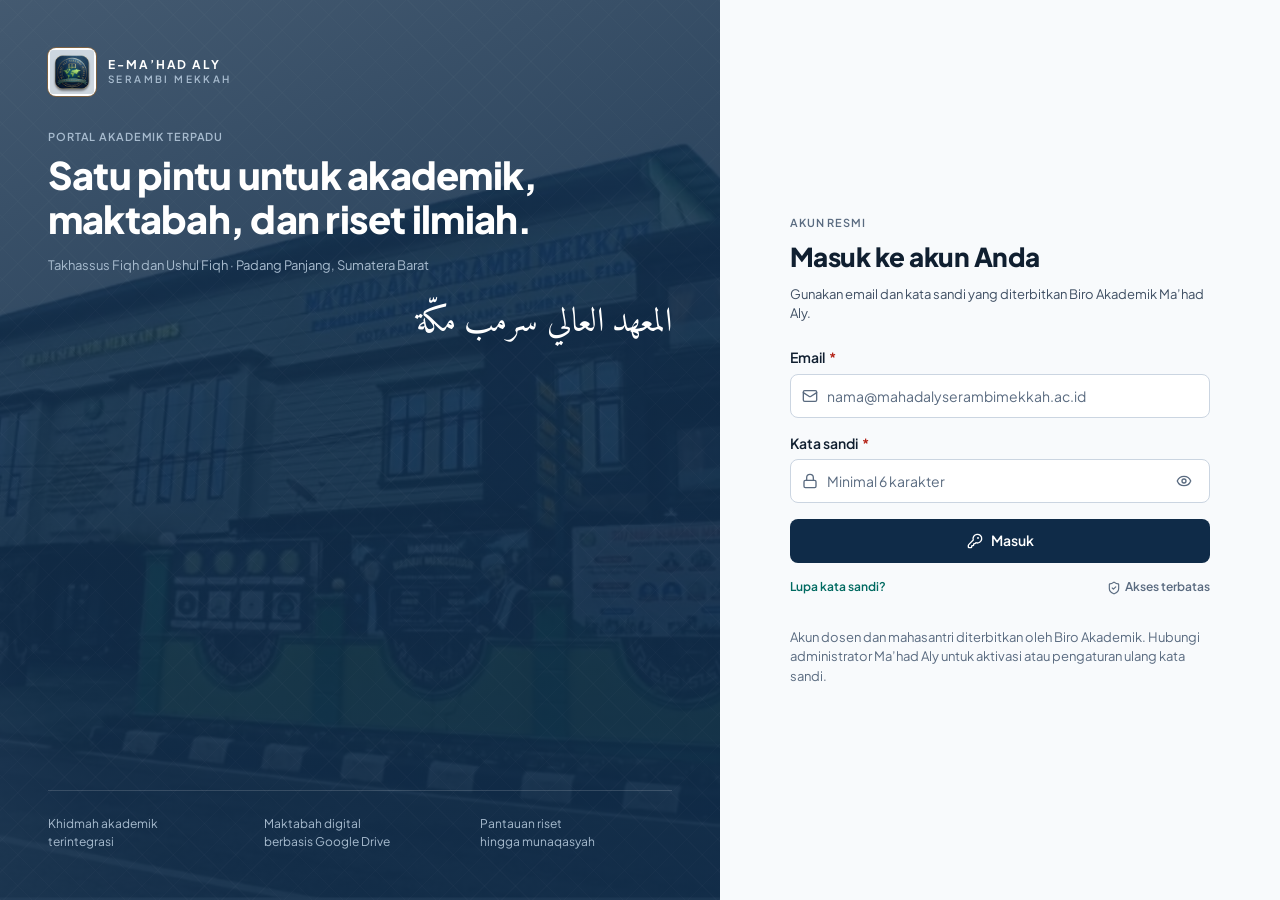
<file: index.html>
<!doctype html>
<html lang="id">
  <head>
    <meta charset="UTF-8" />
    <meta name="viewport" content="width=device-width, initial-scale=1.0" />
    <meta name="theme-color" content="#0f2b48" />
    <meta
      name="description"
      content="Sistem Informasi Akademik dan Learning Management System E-Ma'had Aly Serambi Mekkah, Padang Panjang — akademik, perkuliahan, maktabah digital, kemahasantrian, dan riset ilmiah."
    />
    <link rel="icon" type="image/png" href="/assets/images/institution-logo.png" />
    <title>E-Ma'had Aly Serambi Mekkah — SIAKAD</title>
    <script type="module" crossorigin src="/assets/index-gFlwHwZt.js"></script>
    <link rel="stylesheet" crossorigin href="/assets/index-DCHWmuNc.css">
  </head>
  <body>
    <div id="root"></div>
  </body>
</html>
</file>
<file: assets/index-DCHWmuNc.css>
*,:before,:after{--tw-border-spacing-x: 0;--tw-border-spacing-y: 0;--tw-translate-x: 0;--tw-translate-y: 0;--tw-rotate: 0;--tw-skew-x: 0;--tw-skew-y: 0;--tw-scale-x: 1;--tw-scale-y: 1;--tw-pan-x: ;--tw-pan-y: ;--tw-pinch-zoom: ;--tw-scroll-snap-strictness: proximity;--tw-gradient-from-position: ;--tw-gradient-via-position: ;--tw-gradient-to-position: ;--tw-ordinal: ;--tw-slashed-zero: ;--tw-numeric-figure: ;--tw-numeric-spacing: ;--tw-numeric-fraction: ;--tw-ring-inset: ;--tw-ring-offset-width: 0px;--tw-ring-offset-color: #fff;--tw-ring-color: rgb(59 130 246 / .5);--tw-ring-offset-shadow: 0 0 #0000;--tw-ring-shadow: 0 0 #0000;--tw-shadow: 0 0 #0000;--tw-shadow-colored: 0 0 #0000;--tw-blur: ;--tw-brightness: ;--tw-contrast: ;--tw-grayscale: ;--tw-hue-rotate: ;--tw-invert: ;--tw-saturate: ;--tw-sepia: ;--tw-drop-shadow: ;--tw-backdrop-blur: ;--tw-backdrop-brightness: ;--tw-backdrop-contrast: ;--tw-backdrop-grayscale: ;--tw-backdrop-hue-rotate: ;--tw-backdrop-invert: ;--tw-backdrop-opacity: ;--tw-backdrop-saturate: ;--tw-backdrop-sepia: ;--tw-contain-size: ;--tw-contain-layout: ;--tw-contain-paint: ;--tw-contain-style: }::backdrop{--tw-border-spacing-x: 0;--tw-border-spacing-y: 0;--tw-translate-x: 0;--tw-translate-y: 0;--tw-rotate: 0;--tw-skew-x: 0;--tw-skew-y: 0;--tw-scale-x: 1;--tw-scale-y: 1;--tw-pan-x: ;--tw-pan-y: ;--tw-pinch-zoom: ;--tw-scroll-snap-strictness: proximity;--tw-gradient-from-position: ;--tw-gradient-via-position: ;--tw-gradient-to-position: ;--tw-ordinal: ;--tw-slashed-zero: ;--tw-numeric-figure: ;--tw-numeric-spacing: ;--tw-numeric-fraction: ;--tw-ring-inset: ;--tw-ring-offset-width: 0px;--tw-ring-offset-color: #fff;--tw-ring-color: rgb(59 130 246 / .5);--tw-ring-offset-shadow: 0 0 #0000;--tw-ring-shadow: 0 0 #0000;--tw-shadow: 0 0 #0000;--tw-shadow-colored: 0 0 #0000;--tw-blur: ;--tw-brightness: ;--tw-contrast: ;--tw-grayscale: ;--tw-hue-rotate: ;--tw-invert: ;--tw-saturate: ;--tw-sepia: ;--tw-drop-shadow: ;--tw-backdrop-blur: ;--tw-backdrop-brightness: ;--tw-backdrop-contrast: ;--tw-backdrop-grayscale: ;--tw-backdrop-hue-rotate: ;--tw-backdrop-invert: ;--tw-backdrop-opacity: ;--tw-backdrop-saturate: ;--tw-backdrop-sepia: ;--tw-contain-size: ;--tw-contain-layout: ;--tw-contain-paint: ;--tw-contain-style: }*,:before,:after{box-sizing:border-box;border-width:0;border-style:solid;border-color:#e5e7eb}:before,:after{--tw-content: ""}html,:host{line-height:1.5;-webkit-text-size-adjust:100%;-moz-tab-size:4;-o-tab-size:4;tab-size:4;font-family:var(--font-sans);font-feature-settings:normal;font-variation-settings:normal;-webkit-tap-highlight-color:transparent}body{margin:0;line-height:inherit}hr{height:0;color:inherit;border-top-width:1px}abbr:where([title]){-webkit-text-decoration:underline dotted;text-decoration:underline dotted}h1,h2,h3,h4,h5,h6{font-size:inherit;font-weight:inherit}a{color:inherit;text-decoration:inherit}b,strong{font-weight:bolder}code,kbd,samp,pre{font-family:ui-monospace,SFMono-Regular,Menlo,Monaco,Consolas,Liberation Mono,Courier New,monospace;font-feature-settings:normal;font-variation-settings:normal;font-size:1em}small{font-size:80%}sub,sup{font-size:75%;line-height:0;position:relative;vertical-align:baseline}sub{bottom:-.25em}sup{top:-.5em}table{text-indent:0;border-color:inherit;border-collapse:collapse}button,input,optgroup,select,textarea{font-family:inherit;font-feature-settings:inherit;font-variation-settings:inherit;font-size:100%;font-weight:inherit;line-height:inherit;letter-spacing:inherit;color:inherit;margin:0;padding:0}button,select{text-transform:none}button,input:where([type=button]),input:where([type=reset]),input:where([type=submit]){-webkit-appearance:button;background-color:transparent;background-image:none}:-moz-focusring{outline:auto}:-moz-ui-invalid{box-shadow:none}progress{vertical-align:baseline}::-webkit-inner-spin-button,::-webkit-outer-spin-button{height:auto}[type=search]{-webkit-appearance:textfield;outline-offset:-2px}::-webkit-search-decoration{-webkit-appearance:none}::-webkit-file-upload-button{-webkit-appearance:button;font:inherit}summary{display:list-item}blockquote,dl,dd,h1,h2,h3,h4,h5,h6,hr,figure,p,pre{margin:0}fieldset{margin:0;padding:0}legend{padding:0}ol,ul,menu{list-style:none;margin:0;padding:0}dialog{padding:0}textarea{resize:vertical}input::-moz-placeholder,textarea::-moz-placeholder{opacity:1;color:#9ca3af}input::placeholder,textarea::placeholder{opacity:1;color:#9ca3af}button,[role=button]{cursor:pointer}:disabled{cursor:default}img,svg,video,canvas,audio,iframe,embed,object{display:block;vertical-align:middle}img,video{max-width:100%;height:auto}[hidden]:where(:not([hidden=until-found])){display:none}*{border-color:var(--color-border)}html{-webkit-text-size-adjust:100%}body{margin:0;background-color:var(--color-canvas);color:var(--color-ink);font-family:var(--font-sans);font-size:14px;line-height:1.55;-webkit-font-smoothing:antialiased;font-feature-settings:"rlig" 1,"calt" 1}h1,h2,h3,h4{margin:0;color:inherit;text-wrap:balance}p{margin:0}a{color:inherit;text-decoration:none}button{font:inherit;color:inherit;background:none;border:none;cursor:pointer}input,select,textarea{font:inherit;color:inherit}:focus-visible{outline:2px solid var(--color-focus);outline-offset:2px}::-moz-selection{background:var(--color-secondary-soft);color:var(--color-primary)}::selection{background:var(--color-secondary-soft);color:var(--color-primary)}:root{--foto-gedung: url([data-uri])}.\!panel{min-width:0!important}.panel{min-width:0}.grid>*{min-width:0}.tap-target{position:relative}.tap-target:after{content:"";position:absolute;top:-14px;right:-10px;bottom:-14px;left:-10px}.panel>div:first-child a,.panel>div:first-child button{position:relative}.\!panel>div:first-child a,.\!panel>div:first-child button{position:relative!important}.panel>div:first-child a:after,.panel>div:first-child button:after{content:"";position:absolute;top:-12px;right:-8px;bottom:-12px;left:-8px}.\!panel>div:first-child a:after,.\!panel>div:first-child button:after{content:""!important;position:absolute!important;top:-12px!important;right:-8px!important;bottom:-12px!important;left:-8px!important}.\!panel{background:var(--color-surface)!important;border:1px solid var(--color-border)!important;border-radius:var(--radius-lg)!important;box-shadow:var(--shadow-panel)!important}.panel{background:var(--color-surface);border:1px solid var(--color-border);border-radius:var(--radius-lg);box-shadow:var(--shadow-panel)}.tnum{font-variant-numeric:tabular-nums;font-feature-settings:"tnum" 1}.arabic{font-family:var(--font-arabic);direction:rtl;line-height:2;letter-spacing:0}.code-label{font-size:11px;font-weight:600;letter-spacing:.08em;text-transform:uppercase;color:var(--color-ink-muted)}.hero-photo{position:absolute;top:0;right:0;bottom:0;left:0;background-image:var(--foto-gedung);background-size:cover;background-position:center 26%;background-repeat:no-repeat}.login-photo{position:absolute;top:0;right:0;bottom:0;left:0;background-image:var(--foto-gedung);background-size:cover;background-position:center 42%;background-repeat:no-repeat}.login-veil{position:absolute;top:0;right:0;bottom:0;left:0;background:linear-gradient(175deg,#0f2b48d1,#0f2b48e6 45%,#0f2b48f5)}@media (min-width: 1024px){.login-veil{background:linear-gradient(160deg,#0f2b48c7,#0f2b48e0 40%,#0f2b48f2)}}.hero-veil{position:absolute;top:0;right:0;bottom:0;left:0;background:linear-gradient(180deg,#0f2b48b8,#0f2b48db 42%,#0f2b48f2)}@media (min-width: 640px){.login-photo{position:absolute;top:0;right:0;bottom:0;left:0;background-image:var(--foto-gedung);background-size:cover;background-position:center 42%;background-repeat:no-repeat}.login-veil{position:absolute;top:0;right:0;bottom:0;left:0;background:linear-gradient(175deg,#0f2b48d1,#0f2b48e6 45%,#0f2b48f5)}@media (min-width: 1024px){.login-veil{background:linear-gradient(160deg,#0f2b48c7,#0f2b48e0 40%,#0f2b48f2)}}.hero-veil{background:linear-gradient(100deg,#0f2b48f0,#0f2b48e6 38%,#0f2b48a8 70%,#0f2b4861)}}.mihrab-pattern{background-image:repeating-linear-gradient(45deg,rgba(255,255,255,.07) 0px,rgba(255,255,255,.07) 1px,transparent 1px,transparent 22px),repeating-linear-gradient(-45deg,rgba(255,255,255,.07) 0px,rgba(255,255,255,.07) 1px,transparent 1px,transparent 22px)}.paper-plate{background-color:var(--color-sand-paper);border:1px solid #e7dcc7;box-shadow:inset 0 0 0 4px var(--color-sand-paper),inset 0 0 0 5px #e7dcc7}.row-hover:hover{background:var(--color-primary-tint)}.no-scrollbar{scrollbar-width:none}.no-scrollbar::-webkit-scrollbar{display:none}.live-dot{position:relative;display:inline-block;width:8px;height:8px;border-radius:9999px;background:var(--color-lime)}.live-dot:after{content:"";position:absolute;top:-4px;right:-4px;bottom:-4px;left:-4px;border-radius:9999px;background:var(--color-lime);opacity:.2;animation:pulse-ring 2s ease-out infinite}.sr-only{position:absolute;width:1px;height:1px;padding:0;margin:-1px;overflow:hidden;clip:rect(0,0,0,0);white-space:nowrap;border-width:0}.pointer-events-none{pointer-events:none}.pointer-events-auto{pointer-events:auto}.fixed{position:fixed}.absolute{position:absolute}.relative{position:relative}.sticky{position:sticky}.inset-0{top:0;right:0;bottom:0;left:0}.inset-x-0{left:0;right:0}.inset-x-4{left:1rem;right:1rem}.inset-y-0{top:0;bottom:0}.inset-y-2{top:.5rem;bottom:.5rem}.-start-\[26px\]{inset-inline-start:-26px}.bottom-0{bottom:0}.bottom-\[76px\]{bottom:76px}.end-0{inset-inline-end:0px}.end-1{inset-inline-end:.25rem}.end-2{inset-inline-end:.5rem}.end-3{inset-inline-end:.75rem}.start-0{inset-inline-start:0px}.start-0\.5{inset-inline-start:.125rem}.start-2{inset-inline-start:.5rem}.start-3{inset-inline-start:.75rem}.start-\[22px\]{inset-inline-start:22px}.top-0{top:0}.top-0\.5{top:.125rem}.top-1\/2{top:50%}.top-11{top:2.75rem}.top-12{top:3rem}.top-2{top:.5rem}.top-3{top:.75rem}.z-10{z-index:10}.z-30{z-index:30}.z-40{z-index:40}.z-50{z-index:50}.z-\[70\]{z-index:70}.z-\[80\]{z-index:80}.z-\[90\]{z-index:90}.-mx-1{margin-left:-.25rem;margin-right:-.25rem}.mx-2{margin-left:.5rem;margin-right:.5rem}.mx-auto{margin-left:auto;margin-right:auto}.mb-1{margin-bottom:.25rem}.mb-1\.5{margin-bottom:.375rem}.mb-2{margin-bottom:.5rem}.mb-2\.5{margin-bottom:.625rem}.mb-3{margin-bottom:.75rem}.mb-4{margin-bottom:1rem}.mb-6{margin-bottom:1.5rem}.me-0\.5{margin-inline-end:.125rem}.ml-1{margin-left:.25rem}.ms-auto{margin-inline-start:auto}.mt-0\.5{margin-top:.125rem}.mt-1{margin-top:.25rem}.mt-1\.5{margin-top:.375rem}.mt-2{margin-top:.5rem}.mt-2\.5{margin-top:.625rem}.mt-3{margin-top:.75rem}.mt-4{margin-top:1rem}.mt-5{margin-top:1.25rem}.mt-6{margin-top:1.5rem}.mt-8{margin-top:2rem}.mt-auto{margin-top:auto}.line-clamp-1{overflow:hidden;display:-webkit-box;-webkit-box-orient:vertical;-webkit-line-clamp:1}.line-clamp-2{overflow:hidden;display:-webkit-box;-webkit-box-orient:vertical;-webkit-line-clamp:2}.line-clamp-4{overflow:hidden;display:-webkit-box;-webkit-box-orient:vertical;-webkit-line-clamp:4}.block{display:block}.inline-block{display:inline-block}.flex{display:flex}.inline-flex{display:inline-flex}.table{display:table}.grid{display:grid}.hidden{display:none}.h-0\.5{height:.125rem}.h-1{height:.25rem}.h-1\.5{height:.375rem}.h-10{height:2.5rem}.h-11{height:2.75rem}.h-12{height:3rem}.h-14{height:3.5rem}.h-2{height:.5rem}.h-2\.5{height:.625rem}.h-3{height:.75rem}.h-4{height:1rem}.h-5{height:1.25rem}.h-6{height:1.5rem}.h-8{height:2rem}.h-9{height:2.25rem}.h-\[118px\]{height:118px}.h-\[18px\]{height:18px}.h-\[76px\]{height:76px}.h-full{height:100%}.h-px{height:1px}.max-h-40{max-height:10rem}.max-h-\[280px\]{max-height:280px}.max-h-\[82vh\]{max-height:82vh}.max-h-\[92vh\]{max-height:92vh}.min-h-0{min-height:0px}.min-h-\[44px\]{min-height:44px}.min-h-\[56px\]{min-height:56px}.min-h-\[60vh\]{min-height:60vh}.min-h-\[96px\]{min-height:96px}.min-h-dvh{min-height:100dvh}.min-h-screen{min-height:100vh}.w-1{width:.25rem}.w-1\.5{width:.375rem}.w-1\/2{width:50%}.w-10{width:2.5rem}.w-11{width:2.75rem}.w-12{width:3rem}.w-14{width:3.5rem}.w-16{width:4rem}.w-2{width:.5rem}.w-24{width:6rem}.w-4{width:1rem}.w-5{width:1.25rem}.w-8{width:2rem}.w-9{width:2.25rem}.w-\[18px\]{width:18px}.w-\[260px\]{width:260px}.w-\[264px\]{width:264px}.w-\[280px\]{width:280px}.w-\[300px\]{width:300px}.w-\[360px\]{width:360px}.w-\[3px\]{width:3px}.w-\[46px\]{width:46px}.w-\[62px\]{width:62px}.w-\[72px\]{width:72px}.w-\[76px\]{width:76px}.w-\[84px\]{width:84px}.w-full{width:100%}.w-px{width:1px}.min-w-0{min-width:0px}.min-w-4{min-width:1rem}.min-w-\[520px\]{min-width:520px}.min-w-\[540px\]{min-width:540px}.min-w-\[560px\]{min-width:560px}.min-w-\[900px\]{min-width:900px}.min-w-max{min-width:-moz-max-content;min-width:max-content}.max-w-\[150px\]{max-width:150px}.max-w-\[1600px\]{max-width:1600px}.max-w-\[180px\]{max-width:180px}.max-w-\[220px\]{max-width:220px}.max-w-\[420px\]{max-width:420px}.max-w-\[42px\]{max-width:42px}.max-w-\[460px\]{max-width:460px}.max-w-\[46ch\]{max-width:46ch}.max-w-\[480px\]{max-width:480px}.max-w-\[48ch\]{max-width:48ch}.max-w-\[50ch\]{max-width:50ch}.max-w-\[520px\]{max-width:520px}.max-w-\[58\%\]{max-width:58%}.max-w-\[60\%\]{max-width:60%}.max-w-\[62ch\]{max-width:62ch}.max-w-\[68ch\]{max-width:68ch}.max-w-full{max-width:100%}.max-w-md{max-width:28rem}.flex-1{flex:1 1 0%}.shrink-0{flex-shrink:0}.border-collapse{border-collapse:collapse}.-translate-y-1\/2{--tw-translate-y: -50%;transform:translate(var(--tw-translate-x),var(--tw-translate-y)) rotate(var(--tw-rotate)) skew(var(--tw-skew-x)) skewY(var(--tw-skew-y)) scaleX(var(--tw-scale-x)) scaleY(var(--tw-scale-y))}@keyframes spin{to{transform:rotate(360deg)}}.animate-spin{animation:spin 1s linear infinite}.cursor-not-allowed{cursor:not-allowed}.cursor-pointer{cursor:pointer}.appearance-none{-webkit-appearance:none;-moz-appearance:none;appearance:none}.grid-cols-1{grid-template-columns:repeat(1,minmax(0,1fr))}.grid-cols-2{grid-template-columns:repeat(2,minmax(0,1fr))}.grid-cols-6{grid-template-columns:repeat(6,minmax(0,1fr))}.grid-cols-7{grid-template-columns:repeat(7,minmax(0,1fr))}.flex-col{flex-direction:column}.flex-col-reverse{flex-direction:column-reverse}.flex-wrap{flex-wrap:wrap}.items-start{align-items:flex-start}.items-end{align-items:flex-end}.items-center{align-items:center}.items-baseline{align-items:baseline}.items-stretch{align-items:stretch}.justify-end{justify-content:flex-end}.justify-center{justify-content:center}.justify-between{justify-content:space-between}.gap-0\.5{gap:.125rem}.gap-1{gap:.25rem}.gap-1\.5{gap:.375rem}.gap-2{gap:.5rem}.gap-2\.5{gap:.625rem}.gap-3{gap:.75rem}.gap-3\.5{gap:.875rem}.gap-4{gap:1rem}.gap-5{gap:1.25rem}.gap-6{gap:1.5rem}.gap-x-1\.5{-moz-column-gap:.375rem;column-gap:.375rem}.gap-x-3{-moz-column-gap:.75rem;column-gap:.75rem}.gap-y-0\.5{row-gap:.125rem}.gap-y-1{row-gap:.25rem}.space-y-0>:not([hidden])~:not([hidden]){--tw-space-y-reverse: 0;margin-top:calc(0px * calc(1 - var(--tw-space-y-reverse)));margin-bottom:calc(0px * var(--tw-space-y-reverse))}.space-y-0\.5>:not([hidden])~:not([hidden]){--tw-space-y-reverse: 0;margin-top:calc(.125rem * calc(1 - var(--tw-space-y-reverse)));margin-bottom:calc(.125rem * var(--tw-space-y-reverse))}.space-y-1>:not([hidden])~:not([hidden]){--tw-space-y-reverse: 0;margin-top:calc(.25rem * calc(1 - var(--tw-space-y-reverse)));margin-bottom:calc(.25rem * var(--tw-space-y-reverse))}.space-y-1\.5>:not([hidden])~:not([hidden]){--tw-space-y-reverse: 0;margin-top:calc(.375rem * calc(1 - var(--tw-space-y-reverse)));margin-bottom:calc(.375rem * var(--tw-space-y-reverse))}.space-y-2>:not([hidden])~:not([hidden]){--tw-space-y-reverse: 0;margin-top:calc(.5rem * calc(1 - var(--tw-space-y-reverse)));margin-bottom:calc(.5rem * var(--tw-space-y-reverse))}.space-y-2\.5>:not([hidden])~:not([hidden]){--tw-space-y-reverse: 0;margin-top:calc(.625rem * calc(1 - var(--tw-space-y-reverse)));margin-bottom:calc(.625rem * var(--tw-space-y-reverse))}.space-y-3>:not([hidden])~:not([hidden]){--tw-space-y-reverse: 0;margin-top:calc(.75rem * calc(1 - var(--tw-space-y-reverse)));margin-bottom:calc(.75rem * var(--tw-space-y-reverse))}.space-y-4>:not([hidden])~:not([hidden]){--tw-space-y-reverse: 0;margin-top:calc(1rem * calc(1 - var(--tw-space-y-reverse)));margin-bottom:calc(1rem * var(--tw-space-y-reverse))}.space-y-5>:not([hidden])~:not([hidden]){--tw-space-y-reverse: 0;margin-top:calc(1.25rem * calc(1 - var(--tw-space-y-reverse)));margin-bottom:calc(1.25rem * var(--tw-space-y-reverse))}.space-y-6>:not([hidden])~:not([hidden]){--tw-space-y-reverse: 0;margin-top:calc(1.5rem * calc(1 - var(--tw-space-y-reverse)));margin-bottom:calc(1.5rem * var(--tw-space-y-reverse))}.divide-y>:not([hidden])~:not([hidden]){--tw-divide-y-reverse: 0;border-top-width:calc(1px * calc(1 - var(--tw-divide-y-reverse)));border-bottom-width:calc(1px * var(--tw-divide-y-reverse))}.divide-line>:not([hidden])~:not([hidden]){--tw-divide-opacity: 1;border-color:rgb(var(--color-border-rgb) / var(--tw-divide-opacity, 1))}.overflow-hidden{overflow:hidden}.overflow-x-auto{overflow-x:auto}.overflow-y-auto{overflow-y:auto}.truncate{overflow:hidden;text-overflow:ellipsis;white-space:nowrap}.whitespace-nowrap{white-space:nowrap}.break-words{overflow-wrap:break-word}.rounded{border-radius:var(--radius-md)}.rounded-\[3px\]{border-radius:3px}.rounded-\[4px\]{border-radius:4px}.rounded-full{border-radius:9999px}.rounded-lg{border-radius:var(--radius-lg)}.rounded-md{border-radius:var(--radius-md)}.rounded-pill{border-radius:var(--radius-pill)}.rounded-sm{border-radius:var(--radius-sm)}.rounded-xl{border-radius:var(--radius-xl)}.rounded-xs{border-radius:var(--radius-xs)}.rounded-t-xl{border-top-left-radius:var(--radius-xl);border-top-right-radius:var(--radius-xl)}.rounded-t-xs{border-top-left-radius:var(--radius-xs);border-top-right-radius:var(--radius-xs)}.border{border-width:1px}.border-b{border-bottom-width:1px}.border-e{border-inline-end-width:1px}.border-s{border-inline-start-width:1px}.border-s-2{border-inline-start-width:2px}.border-t{border-top-width:1px}.border-\[\#e7dcc7\]{--tw-border-opacity: 1;border-color:rgb(231 220 199 / var(--tw-border-opacity, 1))}.border-danger{--tw-border-opacity: 1;border-color:rgb(var(--color-danger-rgb) / var(--tw-border-opacity, 1))}.border-danger\/25{border-color:rgb(var(--color-danger-rgb) / .25)}.border-danger\/30{border-color:rgb(var(--color-danger-rgb) / .3)}.border-gold{--tw-border-opacity: 1;border-color:rgb(var(--color-gold-rgb) / var(--tw-border-opacity, 1))}.border-gold\/25{border-color:rgb(var(--color-gold-rgb) / .25)}.border-gold\/30{border-color:rgb(var(--color-gold-rgb) / .3)}.border-line{--tw-border-opacity: 1;border-color:rgb(var(--color-border-rgb) / var(--tw-border-opacity, 1))}.border-line-strong{--tw-border-opacity: 1;border-color:rgb(var(--color-border-strong-rgb) / var(--tw-border-opacity, 1))}.border-line\/70{border-color:rgb(var(--color-border-rgb) / .7)}.border-primary{--tw-border-opacity: 1;border-color:rgb(var(--color-primary-rgb) / var(--tw-border-opacity, 1))}.border-sand\/60{border-color:rgb(var(--color-sand-rgb) / .6)}.border-secondary{--tw-border-opacity: 1;border-color:rgb(var(--color-secondary-rgb) / var(--tw-border-opacity, 1))}.border-secondary-fixed\/60{border-color:rgb(var(--color-secondary-fixed-rgb) / .6)}.border-secondary\/25{border-color:rgb(var(--color-secondary-rgb) / .25)}.border-secondary\/30{border-color:rgb(var(--color-secondary-rgb) / .3)}.border-success\/30{border-color:rgb(var(--color-success-rgb) / .3)}.border-success\/40{border-color:rgb(var(--color-success-rgb) / .4)}.border-transparent{border-color:transparent}.border-warning\/40{border-color:rgb(var(--color-warning-rgb) / .4)}.border-white\/10{border-color:#ffffff1a}.border-white\/15{border-color:#ffffff26}.border-white\/25{border-color:#ffffff40}.border-white\/30{border-color:#ffffff4d}.border-white\/35{border-color:#ffffff59}.bg-\[\#e7dcc7\]{--tw-bg-opacity: 1;background-color:rgb(231 220 199 / var(--tw-bg-opacity, 1))}.bg-canvas{--tw-bg-opacity: 1;background-color:rgb(var(--color-canvas-rgb) / var(--tw-bg-opacity, 1))}.bg-current{background-color:currentColor}.bg-danger{--tw-bg-opacity: 1;background-color:rgb(var(--color-danger-rgb) / var(--tw-bg-opacity, 1))}.bg-danger-soft{--tw-bg-opacity: 1;background-color:rgb(var(--color-danger-soft-rgb) / var(--tw-bg-opacity, 1))}.bg-gold{--tw-bg-opacity: 1;background-color:rgb(var(--color-gold-rgb) / var(--tw-bg-opacity, 1))}.bg-gold\/70{background-color:rgb(var(--color-gold-rgb) / .7)}.bg-lime{--tw-bg-opacity: 1;background-color:rgb(var(--color-lime-rgb) / var(--tw-bg-opacity, 1))}.bg-line{--tw-bg-opacity: 1;background-color:rgb(var(--color-border-rgb) / var(--tw-bg-opacity, 1))}.bg-line-strong{--tw-bg-opacity: 1;background-color:rgb(var(--color-border-strong-rgb) / var(--tw-bg-opacity, 1))}.bg-overlay{background-color:var(--color-overlay)}.bg-primary{--tw-bg-opacity: 1;background-color:rgb(var(--color-primary-rgb) / var(--tw-bg-opacity, 1))}.bg-primary-soft{--tw-bg-opacity: 1;background-color:rgb(var(--color-primary-soft-rgb) / var(--tw-bg-opacity, 1))}.bg-primary-tint{--tw-bg-opacity: 1;background-color:rgb(var(--color-primary-tint-rgb) / var(--tw-bg-opacity, 1))}.bg-sand{--tw-bg-opacity: 1;background-color:rgb(var(--color-sand-rgb) / var(--tw-bg-opacity, 1))}.bg-sand-paper{--tw-bg-opacity: 1;background-color:rgb(var(--color-sand-paper-rgb) / var(--tw-bg-opacity, 1))}.bg-secondary{--tw-bg-opacity: 1;background-color:rgb(var(--color-secondary-rgb) / var(--tw-bg-opacity, 1))}.bg-secondary-fixed{--tw-bg-opacity: 1;background-color:rgb(var(--color-secondary-fixed-rgb) / var(--tw-bg-opacity, 1))}.bg-secondary-soft{--tw-bg-opacity: 1;background-color:rgb(var(--color-secondary-soft-rgb) / var(--tw-bg-opacity, 1))}.bg-secondary-soft\/50{background-color:rgb(var(--color-secondary-soft-rgb) / .5)}.bg-slate{--tw-bg-opacity: 1;background-color:rgb(var(--color-slate-rgb) / var(--tw-bg-opacity, 1))}.bg-success-soft{--tw-bg-opacity: 1;background-color:rgb(var(--color-success-soft-rgb) / var(--tw-bg-opacity, 1))}.bg-success-soft\/60{background-color:rgb(var(--color-success-soft-rgb) / .6)}.bg-sunken{--tw-bg-opacity: 1;background-color:rgb(var(--color-sunken-rgb) / var(--tw-bg-opacity, 1))}.bg-sunken\/40{background-color:rgb(var(--color-sunken-rgb) / .4)}.bg-sunken\/50{background-color:rgb(var(--color-sunken-rgb) / .5)}.bg-sunken\/60{background-color:rgb(var(--color-sunken-rgb) / .6)}.bg-surface{--tw-bg-opacity: 1;background-color:rgb(var(--color-surface-rgb) / var(--tw-bg-opacity, 1))}.bg-surface\/95{background-color:rgb(var(--color-surface-rgb) / .95)}.bg-transparent{background-color:transparent}.bg-warning-soft{--tw-bg-opacity: 1;background-color:rgb(var(--color-warning-soft-rgb) / var(--tw-bg-opacity, 1))}.bg-white{--tw-bg-opacity: 1;background-color:rgb(255 255 255 / var(--tw-bg-opacity, 1))}.bg-white\/10{background-color:#ffffff1a}.bg-white\/15{background-color:#ffffff26}.bg-white\/5{background-color:#ffffff0d}.bg-white\/60{background-color:#fff9}.fill-gold{fill:rgb(var(--color-gold-rgb) / 1)}.object-contain{-o-object-fit:contain;object-fit:contain}.p-0{padding:0}.p-0\.5{padding:.125rem}.p-1{padding:.25rem}.p-1\.5{padding:.375rem}.p-2{padding:.5rem}.p-3{padding:.75rem}.p-3\.5{padding:.875rem}.p-4{padding:1rem}.p-5{padding:1.25rem}.\!px-0{padding-left:0!important;padding-right:0!important}.\!px-3\.5{padding-left:.875rem!important;padding-right:.875rem!important}.\!px-4{padding-left:1rem!important;padding-right:1rem!important}.\!py-0{padding-top:0!important;padding-bottom:0!important}.\!py-3{padding-top:.75rem!important;padding-bottom:.75rem!important}.\!py-3\.5{padding-top:.875rem!important;padding-bottom:.875rem!important}.px-1{padding-left:.25rem;padding-right:.25rem}.px-1\.5{padding-left:.375rem;padding-right:.375rem}.px-2{padding-left:.5rem;padding-right:.5rem}.px-2\.5{padding-left:.625rem;padding-right:.625rem}.px-3{padding-left:.75rem;padding-right:.75rem}.px-3\.5{padding-left:.875rem;padding-right:.875rem}.px-4{padding-left:1rem;padding-right:1rem}.px-5{padding-left:1.25rem;padding-right:1.25rem}.px-6{padding-left:1.5rem;padding-right:1.5rem}.py-0\.5{padding-top:.125rem;padding-bottom:.125rem}.py-1{padding-top:.25rem;padding-bottom:.25rem}.py-1\.5{padding-top:.375rem;padding-bottom:.375rem}.py-10{padding-top:2.5rem;padding-bottom:2.5rem}.py-12{padding-top:3rem;padding-bottom:3rem}.py-2{padding-top:.5rem;padding-bottom:.5rem}.py-2\.5{padding-top:.625rem;padding-bottom:.625rem}.py-3{padding-top:.75rem;padding-bottom:.75rem}.py-3\.5{padding-top:.875rem;padding-bottom:.875rem}.py-4{padding-top:1rem;padding-bottom:1rem}.py-6{padding-top:1.5rem;padding-bottom:1.5rem}.py-8{padding-top:2rem;padding-bottom:2rem}.pb-0\.5{padding-bottom:.125rem}.pb-1{padding-bottom:.25rem}.pb-10{padding-bottom:2.5rem}.pb-2{padding-bottom:.5rem}.pb-24{padding-bottom:6rem}.pb-3{padding-bottom:.75rem}.pb-4{padding-bottom:1rem}.pb-\[calc\(16px\+env\(safe-area-inset-bottom\)\)\]{padding-bottom:calc(16px + env(safe-area-inset-bottom))}.pb-\[env\(safe-area-inset-bottom\)\]{padding-bottom:env(safe-area-inset-bottom)}.pe-11{padding-inline-end:2.75rem}.pr-9{padding-right:2.25rem}.ps-3{padding-inline-start:.75rem}.ps-4{padding-inline-start:1rem}.ps-9{padding-inline-start:2.25rem}.pt-1{padding-top:.25rem}.pt-1\.5{padding-top:.375rem}.pt-2{padding-top:.5rem}.pt-2\.5{padding-top:.625rem}.pt-3{padding-top:.75rem}.pt-4{padding-top:1rem}.pt-5{padding-top:1.25rem}.pt-6{padding-top:1.5rem}.pt-8{padding-top:2rem}.text-left{text-align:left}.text-center{text-align:center}.text-right{text-align:right}.align-top{vertical-align:top}.align-middle{vertical-align:middle}.font-mono{font-family:ui-monospace,SFMono-Regular,Menlo,Monaco,Consolas,Liberation Mono,Courier New,monospace}.text-\[10px\]{font-size:10px}.text-\[11px\]{font-size:11px}.text-\[12px\]{font-size:12px}.text-\[13px\]{font-size:13px}.text-\[15px\]{font-size:15px}.text-\[16px\]{font-size:16px}.text-\[17px\]{font-size:17px}.text-\[20px\]{font-size:20px}.text-\[22px\]{font-size:22px}.text-\[24px\]{font-size:24px}.text-\[26px\]{font-size:26px}.text-\[28px\]{font-size:28px}.text-\[38px\]{font-size:38px}.text-\[8px\]{font-size:8px}.text-\[9px\]{font-size:9px}.text-body-lg{font-size:16px;line-height:1.6}.text-body-md{font-size:14px;line-height:1.55}.text-body-sm{font-size:13px;line-height:1.5}.text-headline-md{font-size:20px;line-height:1.3;letter-spacing:-.01em;font-weight:700}.text-headline-sm{font-size:16px;line-height:1.4;font-weight:700}.text-label{font-size:14px;line-height:1.4;font-weight:600}.text-label-md{font-size:12px;line-height:1.4;font-weight:600}.font-bold{font-weight:700}.font-extrabold{font-weight:800}.font-medium{font-weight:500}.font-semibold{font-weight:600}.uppercase{text-transform:uppercase}.capitalize{text-transform:capitalize}.italic{font-style:italic}.leading-\[1\.15\]{line-height:1.15}.leading-\[1\.9\]{line-height:1.9}.leading-none{line-height:1}.leading-relaxed{line-height:1.625}.leading-snug{line-height:1.375}.leading-tight{line-height:1.25}.tracking-\[-0\.01em\]{letter-spacing:-.01em}.tracking-\[-0\.02em\]{letter-spacing:-.02em}.tracking-\[0\.06em\]{letter-spacing:.06em}.tracking-\[0\.08em\]{letter-spacing:.08em}.tracking-\[0\.12em\]{letter-spacing:.12em}.tracking-\[0\.14em\]{letter-spacing:.14em}.tracking-\[0\.16em\]{letter-spacing:.16em}.tracking-\[0\.1em\]{letter-spacing:.1em}.tracking-\[0\.22em\]{letter-spacing:.22em}.tracking-\[0\.24em\]{letter-spacing:.24em}.tracking-wide{letter-spacing:.025em}.text-danger{--tw-text-opacity: 1;color:rgb(var(--color-danger-rgb) / var(--tw-text-opacity, 1))}.text-gold{--tw-text-opacity: 1;color:rgb(var(--color-gold-rgb) / var(--tw-text-opacity, 1))}.text-gold-ink{--tw-text-opacity: 1;color:rgb(var(--color-gold-ink-rgb) / var(--tw-text-opacity, 1))}.text-gold-ink\/60{color:rgb(var(--color-gold-ink-rgb) / .6)}.text-gold-ink\/85{color:rgb(var(--color-gold-ink-rgb) / .85)}.text-ink{--tw-text-opacity: 1;color:rgb(var(--color-ink-rgb) / var(--tw-text-opacity, 1))}.text-ink-muted{--tw-text-opacity: 1;color:rgb(var(--color-ink-muted-rgb) / var(--tw-text-opacity, 1))}.text-ink-secondary{--tw-text-opacity: 1;color:rgb(var(--color-ink-secondary-rgb) / var(--tw-text-opacity, 1))}.text-line-strong{--tw-text-opacity: 1;color:rgb(var(--color-border-strong-rgb) / var(--tw-text-opacity, 1))}.text-on-primary{--tw-text-opacity: 1;color:rgb(var(--color-on-primary-rgb) / var(--tw-text-opacity, 1))}.text-on-primary-muted{--tw-text-opacity: 1;color:rgb(var(--color-on-primary-muted-rgb) / var(--tw-text-opacity, 1))}.text-on-primary-muted\/70{color:rgb(var(--color-on-primary-muted-rgb) / .7)}.text-on-primary-muted\/80{color:rgb(var(--color-on-primary-muted-rgb) / .8)}.text-on-secondary{--tw-text-opacity: 1;color:rgb(var(--color-on-secondary-rgb) / var(--tw-text-opacity, 1))}.text-primary{--tw-text-opacity: 1;color:rgb(var(--color-primary-rgb) / var(--tw-text-opacity, 1))}.text-sand{--tw-text-opacity: 1;color:rgb(var(--color-sand-rgb) / var(--tw-text-opacity, 1))}.text-secondary{--tw-text-opacity: 1;color:rgb(var(--color-secondary-rgb) / var(--tw-text-opacity, 1))}.text-secondary-fixed{--tw-text-opacity: 1;color:rgb(var(--color-secondary-fixed-rgb) / var(--tw-text-opacity, 1))}.text-secondary-fixed\/90{color:rgb(var(--color-secondary-fixed-rgb) / .9)}.text-secondary\/85{color:rgb(var(--color-secondary-rgb) / .85)}.text-success{--tw-text-opacity: 1;color:rgb(var(--color-success-rgb) / var(--tw-text-opacity, 1))}.text-warning{--tw-text-opacity: 1;color:rgb(var(--color-warning-rgb) / var(--tw-text-opacity, 1))}.text-white{--tw-text-opacity: 1;color:rgb(255 255 255 / var(--tw-text-opacity, 1))}.text-white\/80{color:#fffc}.text-white\/90{color:#ffffffe6}.underline{text-decoration-line:underline}.underline-offset-2{text-underline-offset:2px}.accent-\[rgb\(var\(--color-primary-rgb\)\)\]{accent-color:rgb(var(--color-primary-rgb))}.accent-secondary{accent-color:rgb(var(--color-secondary-rgb) / 1)}.opacity-25{opacity:.25}.opacity-30{opacity:.3}.opacity-70{opacity:.7}.shadow-modal{--tw-shadow: var(--shadow-modal);--tw-shadow-colored: var(--shadow-modal);box-shadow:var(--tw-ring-offset-shadow, 0 0 #0000),var(--tw-ring-shadow, 0 0 #0000),var(--tw-shadow)}.shadow-panel{--tw-shadow: var(--shadow-panel);--tw-shadow-colored: var(--shadow-panel);box-shadow:var(--tw-ring-offset-shadow, 0 0 #0000),var(--tw-ring-shadow, 0 0 #0000),var(--tw-shadow)}.shadow-raised{--tw-shadow: var(--shadow-raised);--tw-shadow-colored: var(--shadow-raised);box-shadow:var(--tw-ring-offset-shadow, 0 0 #0000),var(--tw-ring-shadow, 0 0 #0000),var(--tw-shadow)}.shadow-sm{--tw-shadow: 0 1px 2px 0 rgb(0 0 0 / .05);--tw-shadow-colored: 0 1px 2px 0 var(--tw-shadow-color);box-shadow:var(--tw-ring-offset-shadow, 0 0 #0000),var(--tw-ring-shadow, 0 0 #0000),var(--tw-shadow)}.ring-1{--tw-ring-offset-shadow: var(--tw-ring-inset) 0 0 0 var(--tw-ring-offset-width) var(--tw-ring-offset-color);--tw-ring-shadow: var(--tw-ring-inset) 0 0 0 calc(1px + var(--tw-ring-offset-width)) var(--tw-ring-color);box-shadow:var(--tw-ring-offset-shadow),var(--tw-ring-shadow),var(--tw-shadow, 0 0 #0000)}.ring-4{--tw-ring-offset-shadow: var(--tw-ring-inset) 0 0 0 var(--tw-ring-offset-width) var(--tw-ring-offset-color);--tw-ring-shadow: var(--tw-ring-inset) 0 0 0 calc(4px + var(--tw-ring-offset-width)) var(--tw-ring-color);box-shadow:var(--tw-ring-offset-shadow),var(--tw-ring-shadow),var(--tw-shadow, 0 0 #0000)}.ring-danger\/30{--tw-ring-color: rgb(var(--color-danger-rgb) / .3)}.ring-gold\/25{--tw-ring-color: rgb(var(--color-gold-rgb) / .25)}.ring-gold\/40{--tw-ring-color: rgb(var(--color-gold-rgb) / .4)}.ring-gold\/50{--tw-ring-color: rgb(var(--color-gold-rgb) / .5)}.ring-white\/10{--tw-ring-color: rgb(255 255 255 / .1)}.filter{filter:var(--tw-blur) var(--tw-brightness) var(--tw-contrast) var(--tw-grayscale) var(--tw-hue-rotate) var(--tw-invert) var(--tw-saturate) var(--tw-sepia) var(--tw-drop-shadow)}.backdrop-blur-sm{--tw-backdrop-blur: blur(4px);-webkit-backdrop-filter:var(--tw-backdrop-blur) var(--tw-backdrop-brightness) var(--tw-backdrop-contrast) var(--tw-backdrop-grayscale) var(--tw-backdrop-hue-rotate) var(--tw-backdrop-invert) var(--tw-backdrop-opacity) var(--tw-backdrop-saturate) var(--tw-backdrop-sepia);backdrop-filter:var(--tw-backdrop-blur) var(--tw-backdrop-brightness) var(--tw-backdrop-contrast) var(--tw-backdrop-grayscale) var(--tw-backdrop-hue-rotate) var(--tw-backdrop-invert) var(--tw-backdrop-opacity) var(--tw-backdrop-saturate) var(--tw-backdrop-sepia)}.transition-all{transition-property:all;transition-timing-function:cubic-bezier(.4,0,.2,1);transition-duration:.15s}.transition-colors{transition-property:color,background-color,border-color,text-decoration-color,fill,stroke;transition-timing-function:cubic-bezier(.4,0,.2,1);transition-duration:.15s}.transition-shadow{transition-property:box-shadow;transition-timing-function:cubic-bezier(.4,0,.2,1);transition-duration:.15s}.ease-out{transition-timing-function:cubic-bezier(0,0,.2,1)}.\[mask-image\:linear-gradient\(to_left\,black\,transparent\)\]{-webkit-mask-image:linear-gradient(to left,black,transparent);mask-image:linear-gradient(to left,black,transparent)}@font-face{font-family:Plus Jakarta Sans;src:url(/fonts/jakarta-latin-var.woff2) format("woff2");font-weight:200 800;font-style:normal;font-display:swap}@font-face{font-family:Amiri;src:url(/fonts/amiri-arabic-400.woff2) format("woff2");font-weight:400;font-style:normal;font-display:swap;unicode-range:U+0600-06FF,U+0750-077F,U+0870-088E,U+0890-0891,U+0898-08E1,U+08E3-08FF,U+200C-200E,U+2010-2011,U+204F,U+2E41,U+FB50-FDFF,U+FE70-FE74,U+FE76-FEFC}@font-face{font-family:Amiri;src:url(/fonts/amiri-arabic-700.woff2) format("woff2");font-weight:700;font-style:normal;font-display:swap;unicode-range:U+0600-06FF,U+0750-077F,U+0870-088E,U+0890-0891,U+0898-08E1,U+08E3-08FF,U+200C-200E,U+2010-2011,U+204F,U+2E41,U+FB50-FDFF,U+FE70-FE74,U+FE76-FEFC}:root{--color-primary: #0f2b48;--color-primary-hover: #173d61;--color-primary-pressed: #0a1f35;--color-on-primary: #ffffff;--color-on-primary-muted: #a8bccf;--color-primary-soft: #e8eef5;--color-primary-tint: #f2f6fa;--color-secondary: #006a61;--color-secondary-hover: #00544d;--color-secondary-soft: #e4f1ee;--color-secondary-fixed: #89f5e7;--color-disabled-ink: #94a3b8;--color-on-secondary: #ffffff;--color-lime: #84cc16;--color-lime-bright: #acf847;--color-lime-ink: #3f6212;--color-gold: #d97706;--color-gold-ink: #92400e;--color-sand: #fef3c7;--color-sand-paper: #fbf7ef;--color-canvas: #f8fafc;--color-surface: #ffffff;--color-sunken: #f1f5f9;--color-border: #e2e8f0;--color-border-strong: #cbd5e1;--color-ink: #101f30;--color-ink-secondary: #3f4f63;--color-ink-muted: #5a6b80;--color-slate: #64748b;--color-success: #006a61;--color-success-soft: #e4f1ee;--color-warning: #d97706;--color-warning-soft: #fef3c7;--color-danger: #b42318;--color-danger-soft: #fee4e2;--color-info: #173d61;--color-info-soft: #e8eef5;--color-overlay: rgba(15, 43, 72, .55);--color-focus: #006a61;--color-primary-rgb: 15 43 72;--color-primary-hover-rgb: 23 61 97;--color-primary-pressed-rgb: 10 31 53;--color-on-primary-rgb: 255 255 255;--color-on-primary-muted-rgb: 168 188 207;--color-primary-soft-rgb: 232 238 245;--color-primary-tint-rgb: 242 246 250;--color-secondary-rgb: 0 106 97;--color-secondary-hover-rgb: 0 84 77;--color-secondary-soft-rgb: 228 241 238;--color-secondary-fixed-rgb: 137 245 231;--color-disabled-ink-rgb: 148 163 184;--color-on-secondary-rgb: 255 255 255;--color-lime-rgb: 132 204 22;--color-lime-bright-rgb: 172 248 71;--color-lime-ink-rgb: 63 98 18;--color-gold-rgb: 217 119 6;--color-gold-ink-rgb: 146 64 14;--color-sand-rgb: 254 243 199;--color-sand-paper-rgb: 251 247 239;--color-canvas-rgb: 248 250 252;--color-surface-rgb: 255 255 255;--color-sunken-rgb: 241 245 249;--color-border-rgb: 226 232 240;--color-border-strong-rgb: 203 213 225;--color-ink-rgb: 16 31 48;--color-ink-secondary-rgb: 63 79 99;--color-ink-muted-rgb: 90 107 128;--color-slate-rgb: 100 116 139;--color-success-rgb: 0 106 97;--color-success-soft-rgb: 228 241 238;--color-warning-rgb: 217 119 6;--color-warning-soft-rgb: 254 243 199;--color-danger-rgb: 180 35 24;--color-danger-soft-rgb: 254 228 226;--color-info-rgb: 23 61 97;--color-info-soft-rgb: 232 238 245;--color-focus-rgb: 0 106 97;--radius-xs: 4px;--radius-sm: 6px;--radius-md: 8px;--radius-lg: 12px;--radius-xl: 16px;--radius-pill: 9999px;--shadow-panel: 0 1px 2px rgba(15, 43, 72, .05);--shadow-raised: 0 8px 24px rgba(15, 43, 72, .08);--shadow-chrome: 0 4px 12px rgba(15, 43, 72, .04);--shadow-modal: 0 24px 48px rgba(10, 31, 53, .18);--font-sans: "Plus Jakarta Sans", system-ui, -apple-system, "Segoe UI", Roboto, Arial, sans-serif;--font-arabic: "Amiri", "Scheherazade New", serif}@keyframes shimmer{0%,to{opacity:.55}50%{opacity:1}}@keyframes pulse-ring{0%{transform:scale(.9);opacity:.25}70%{transform:scale(1.6);opacity:0}to{opacity:0}}@keyframes slide-in{0%{transform:translate(24px);opacity:0}to{transform:translate(0);opacity:1}}@media (prefers-reduced-motion: reduce){*,*:before,*:after{animation-duration:.001ms!important;animation-iteration-count:1!important;transition-duration:.001ms!important}}@media (min-width: 768px){.md\:grid>*{min-width:0}}@media (min-width: 1024px){.lg\:grid>*{min-width:0}}.placeholder\:text-ink-muted::-moz-placeholder{--tw-text-opacity: 1;color:rgb(var(--color-ink-muted-rgb) / var(--tw-text-opacity, 1))}.placeholder\:text-ink-muted::placeholder{--tw-text-opacity: 1;color:rgb(var(--color-ink-muted-rgb) / var(--tw-text-opacity, 1))}.last\:mb-0:last-child{margin-bottom:0}.last\:border-0:last-child{border-width:0px}.last\:pb-0:last-child{padding-bottom:0}.focus-within\:border-secondary:focus-within{--tw-border-opacity: 1;border-color:rgb(var(--color-secondary-rgb) / var(--tw-border-opacity, 1))}.hover\:border-line-strong:hover{--tw-border-opacity: 1;border-color:rgb(var(--color-border-strong-rgb) / var(--tw-border-opacity, 1))}.hover\:border-primary\/40:hover{border-color:rgb(var(--color-primary-rgb) / .4)}.hover\:bg-danger-soft:hover{--tw-bg-opacity: 1;background-color:rgb(var(--color-danger-soft-rgb) / var(--tw-bg-opacity, 1))}.hover\:bg-primary-hover:hover{--tw-bg-opacity: 1;background-color:rgb(var(--color-primary-hover-rgb) / var(--tw-bg-opacity, 1))}.hover\:bg-primary-soft:hover{--tw-bg-opacity: 1;background-color:rgb(var(--color-primary-soft-rgb) / var(--tw-bg-opacity, 1))}.hover\:bg-primary-tint:hover{--tw-bg-opacity: 1;background-color:rgb(var(--color-primary-tint-rgb) / var(--tw-bg-opacity, 1))}.hover\:bg-secondary-hover:hover{--tw-bg-opacity: 1;background-color:rgb(var(--color-secondary-hover-rgb) / var(--tw-bg-opacity, 1))}.hover\:bg-sunken:hover{--tw-bg-opacity: 1;background-color:rgb(var(--color-sunken-rgb) / var(--tw-bg-opacity, 1))}.hover\:bg-surface:hover{--tw-bg-opacity: 1;background-color:rgb(var(--color-surface-rgb) / var(--tw-bg-opacity, 1))}.hover\:bg-white:hover{--tw-bg-opacity: 1;background-color:rgb(255 255 255 / var(--tw-bg-opacity, 1))}.hover\:bg-white\/10:hover{background-color:#ffffff1a}.hover\:bg-white\/5:hover{background-color:#ffffff0d}.hover\:text-danger:hover{--tw-text-opacity: 1;color:rgb(var(--color-danger-rgb) / var(--tw-text-opacity, 1))}.hover\:text-ink:hover{--tw-text-opacity: 1;color:rgb(var(--color-ink-rgb) / var(--tw-text-opacity, 1))}.hover\:text-primary:hover{--tw-text-opacity: 1;color:rgb(var(--color-primary-rgb) / var(--tw-text-opacity, 1))}.hover\:text-secondary:hover{--tw-text-opacity: 1;color:rgb(var(--color-secondary-rgb) / var(--tw-text-opacity, 1))}.hover\:text-white:hover{--tw-text-opacity: 1;color:rgb(255 255 255 / var(--tw-text-opacity, 1))}.hover\:underline:hover{text-decoration-line:underline}.hover\:brightness-95:hover{--tw-brightness: brightness(.95);filter:var(--tw-blur) var(--tw-brightness) var(--tw-contrast) var(--tw-grayscale) var(--tw-hue-rotate) var(--tw-invert) var(--tw-saturate) var(--tw-sepia) var(--tw-drop-shadow)}.focus\:border-danger:focus{--tw-border-opacity: 1;border-color:rgb(var(--color-danger-rgb) / var(--tw-border-opacity, 1))}.focus\:border-secondary:focus{--tw-border-opacity: 1;border-color:rgb(var(--color-secondary-rgb) / var(--tw-border-opacity, 1))}.focus\:outline-none:focus{outline:2px solid transparent;outline-offset:2px}.focus\:ring-2:focus{--tw-ring-offset-shadow: var(--tw-ring-inset) 0 0 0 var(--tw-ring-offset-width) var(--tw-ring-offset-color);--tw-ring-shadow: var(--tw-ring-inset) 0 0 0 calc(2px + var(--tw-ring-offset-width)) var(--tw-ring-color);box-shadow:var(--tw-ring-offset-shadow),var(--tw-ring-shadow),var(--tw-shadow, 0 0 #0000)}.focus\:ring-secondary\/25:focus{--tw-ring-color: rgb(var(--color-secondary-rgb) / .25)}.active\:bg-primary-pressed:active{--tw-bg-opacity: 1;background-color:rgb(var(--color-primary-pressed-rgb) / var(--tw-bg-opacity, 1))}.disabled\:cursor-default:disabled{cursor:default}.disabled\:cursor-not-allowed:disabled{cursor:not-allowed}.disabled\:border-line:disabled{--tw-border-opacity: 1;border-color:rgb(var(--color-border-rgb) / var(--tw-border-opacity, 1))}.disabled\:bg-sunken:disabled{--tw-bg-opacity: 1;background-color:rgb(var(--color-sunken-rgb) / var(--tw-bg-opacity, 1))}.disabled\:text-ink-muted:disabled{--tw-text-opacity: 1;color:rgb(var(--color-ink-muted-rgb) / var(--tw-text-opacity, 1))}.disabled\:opacity-40:disabled{opacity:.4}.disabled\:opacity-60:disabled{opacity:.6}@media (min-width: 640px){.sm\:col-span-2{grid-column:span 2 / span 2}.sm\:me-auto{margin-inline-end:auto}.sm\:ms-auto{margin-inline-start:auto}.sm\:block{display:block}.sm\:flex{display:flex}.sm\:inline-flex{display:inline-flex}.sm\:hidden{display:none}.sm\:h-8{height:2rem}.sm\:h-9{height:2.25rem}.sm\:h-\[136px\]{height:136px}.sm\:w-8{width:2rem}.sm\:w-9{width:2.25rem}.sm\:w-\[190px\]{width:190px}.sm\:w-\[96px\]{width:96px}.sm\:w-auto{width:auto}.sm\:min-w-\[200px\]{min-width:200px}.sm\:max-w-\[320px\]{max-width:320px}.sm\:max-w-\[340px\]{max-width:340px}.sm\:max-w-\[560px\]{max-width:560px}.sm\:max-w-\[720px\]{max-width:720px}.sm\:max-w-sm{max-width:24rem}.sm\:flex-1{flex:1 1 0%}.sm\:grid-cols-2{grid-template-columns:repeat(2,minmax(0,1fr))}.sm\:grid-cols-3{grid-template-columns:repeat(3,minmax(0,1fr))}.sm\:flex-row{flex-direction:row}.sm\:items-start{align-items:flex-start}.sm\:items-end{align-items:flex-end}.sm\:items-center{align-items:center}.sm\:justify-end{justify-content:flex-end}.sm\:justify-between{justify-content:space-between}.sm\:gap-4{gap:1rem}.sm\:rounded-xl{border-radius:var(--radius-xl)}.sm\:border-0{border-width:0px}.sm\:border-l{border-left-width:1px}.sm\:border-t-0{border-top-width:0px}.sm\:p-4{padding:1rem}.sm\:p-5{padding:1.25rem}.sm\:p-6{padding:1.5rem}.sm\:p-7{padding:1.75rem}.sm\:px-5{padding-left:1.25rem;padding-right:1.25rem}.sm\:px-7{padding-left:1.75rem;padding-right:1.75rem}.sm\:px-8{padding-left:2rem;padding-right:2rem}.sm\:pt-0{padding-top:0}.sm\:text-\[24px\]{font-size:24px}.sm\:text-\[26px\]{font-size:26px}}@media (min-width: 768px){.md\:inset-x-auto{left:auto;right:auto}.md\:bottom-6{bottom:1.5rem}.md\:end-6{inset-inline-end:1.5rem}.md\:block{display:block}.md\:flex{display:flex}.md\:grid{display:grid}.md\:hidden{display:none}.md\:h-16{height:4rem}.md\:min-h-\[76px\]{min-height:76px}.md\:w-\[360px\]{width:360px}.md\:grid-cols-2{grid-template-columns:repeat(2,minmax(0,1fr))}.md\:px-6{padding-left:1.5rem;padding-right:1.5rem}.md\:pb-10{padding-bottom:2.5rem}.md\:ps-\[72px\]{padding-inline-start:72px}.md\:pt-6{padding-top:1.5rem}.md\:text-headline-md{font-size:20px;line-height:1.3;letter-spacing:-.01em;font-weight:700}}@media (min-width: 1024px){.lg\:block{display:block}.lg\:flex{display:flex}.lg\:inline-flex{display:inline-flex}.lg\:grid{display:grid}.lg\:hidden{display:none}.lg\:w-\[280px\]{width:280px}.lg\:grid-cols-2{grid-template-columns:repeat(2,minmax(0,1fr))}.lg\:grid-cols-3{grid-template-columns:repeat(3,minmax(0,1fr))}.lg\:grid-cols-4{grid-template-columns:repeat(4,minmax(0,1fr))}.lg\:grid-cols-\[1\.15fr_1fr\]{grid-template-columns:1.15fr 1fr}.lg\:grid-cols-\[1\.1fr_0\.9fr\]{grid-template-columns:1.1fr .9fr}.lg\:grid-cols-\[1\.2fr_1fr\]{grid-template-columns:1.2fr 1fr}.lg\:grid-cols-\[1\.3fr_1fr\]{grid-template-columns:1.3fr 1fr}.lg\:grid-cols-\[1\.4fr_1fr\]{grid-template-columns:1.4fr 1fr}.lg\:grid-cols-\[1\.5fr_1fr\]{grid-template-columns:1.5fr 1fr}.lg\:grid-cols-\[1\.6fr_1fr\]{grid-template-columns:1.6fr 1fr}.lg\:grid-cols-\[1fr_1\.3fr\]{grid-template-columns:1fr 1.3fr}.lg\:grid-cols-\[1fr_280px\]{grid-template-columns:1fr 280px}.lg\:grid-cols-\[minmax\(0\,1fr\)_minmax\(0\,560px\)\]{grid-template-columns:minmax(0,1fr) minmax(0,560px)}.lg\:flex-row{flex-direction:row}.lg\:flex-col{flex-direction:column}.lg\:items-start{align-items:flex-start}.lg\:justify-start{justify-content:flex-start}.lg\:justify-between{justify-content:space-between}.lg\:border-t-0{border-top-width:0px}.lg\:px-12{padding-left:3rem;padding-right:3rem}.lg\:py-12{padding-top:3rem;padding-bottom:3rem}.lg\:ps-\[280px\]{padding-inline-start:280px}.lg\:text-\[30px\]{font-size:30px}.lg\:text-\[38px\]{font-size:38px}}@media (min-width: 1280px){.xl\:block{display:block}.xl\:grid-cols-2{grid-template-columns:repeat(2,minmax(0,1fr))}.xl\:grid-cols-3{grid-template-columns:repeat(3,minmax(0,1fr))}.xl\:grid-cols-5{grid-template-columns:repeat(5,minmax(0,1fr))}}
</file>
